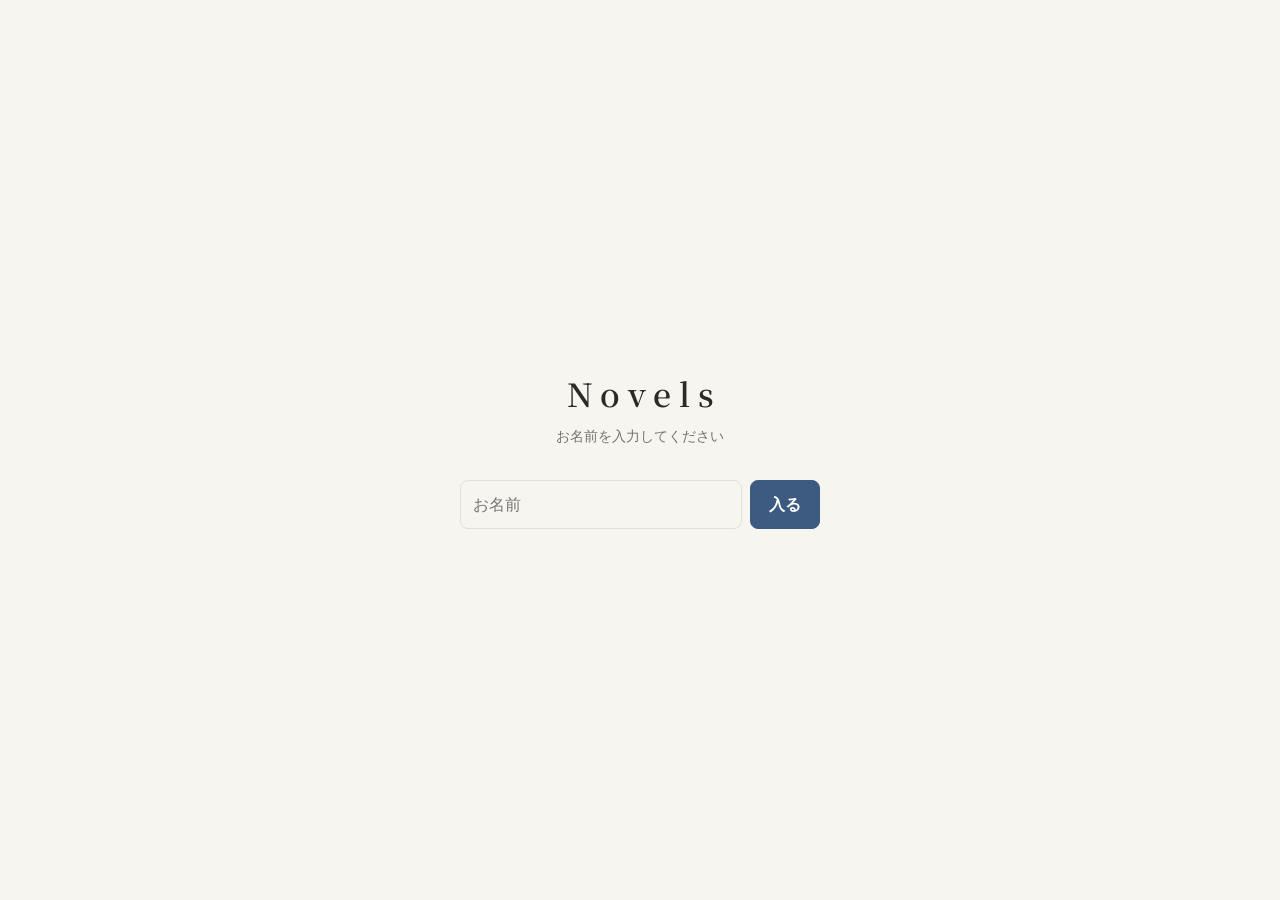
<file: index.html>
<!doctype html>
<html lang="ja">
<head>
<meta charset="utf-8">
<meta name="viewport" content="width=device-width,initial-scale=1">
<meta name="robots" content="noindex">
<title>Novels</title>
<link rel="preconnect" href="https://fonts.googleapis.com">
<link rel="preconnect" href="https://fonts.gstatic.com" crossorigin>
<link rel="stylesheet" href="https://fonts.googleapis.com/css2?family=Noto+Serif+JP:wght@500;600&display=swap">
<link rel="stylesheet" href="assets/common.css">
<style>
  .hero { min-height: 100vh; min-height: 100svh; display: flex; align-items: center; justify-content: center; padding: 24px 16px; }
  .gate { width: 100%; max-width: 360px; text-align: center; }
  .gate h1 { font-size: 2rem; letter-spacing: .25em; margin: 0 0 8px; padding-left: .25em; }
  .gate p { margin: 0 0 32px; }
  .gate form { display: flex; gap: 8px; }
  .gate input { flex: 1; min-width: 0; }
</style>
</head>
<body>
<main class="hero">
  <div class="gate">
    <h1>Novels</h1>
    <p class="muted">お名前を入力してください</p>
    <form id="gate">
      <input id="name" type="text" autocomplete="username" placeholder="お名前" aria-label="お名前" required>
      <button class="btn" type="submit">入る</button>
    </form>
  </div>
</main>
<script src="assets/crypto.js"></script>
<script>
  'use strict';
  document.getElementById('gate').addEventListener('submit', e => {
    e.preventDefault();
    const raw = document.getElementById('name').value.trim();
    const name = NovelCrypto.normalizeName(raw);
    if (!name) return;

    let adminName = null;
    try { adminName = localStorage.getItem('novels.admin.name'); } catch (err) {}

    // 管理者名は管理者のブラウザにだけ保存されているので、他の端末では閲覧者扱いになる
    if (adminName && adminName === name) {
      try { sessionStorage.setItem('novels.admin.handoff', raw); } catch (err) {}
      location.href = 'admin.html';
      return;
    }
    try { sessionStorage.setItem('novels.viewer.name', raw); } catch (err) {}
    location.href = 'viewer.html';
  });
</script>
</body>
</html>
</file>
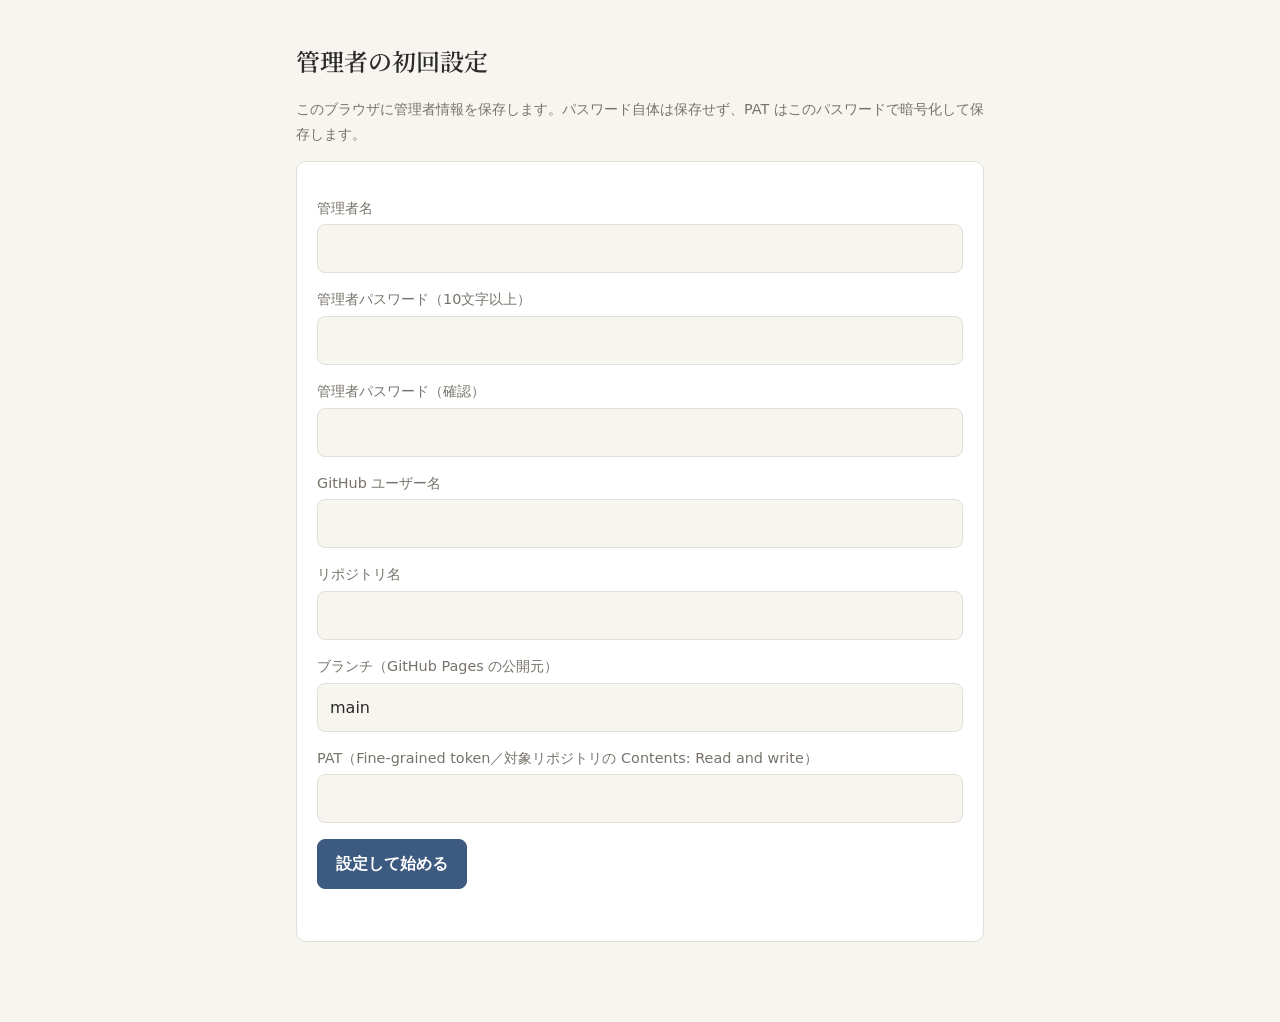
<file: admin.html>
<!doctype html>
<html lang="ja">
<head>
<meta charset="utf-8">
<meta name="viewport" content="width=device-width,initial-scale=1">
<meta name="robots" content="noindex">
<title>Novels 管理</title>
<link rel="preconnect" href="https://fonts.googleapis.com">
<link rel="preconnect" href="https://fonts.gstatic.com" crossorigin>
<link rel="stylesheet" href="https://fonts.googleapis.com/css2?family=Noto+Serif+JP:wght@400;600&display=swap">
<link rel="stylesheet" href="assets/common.css">
<style>
  .topbar { display: flex; justify-content: space-between; align-items: center; gap: 8px; flex-wrap: wrap; }
  .tabs { display: flex; gap: 4px; border-bottom: 1px solid var(--line); margin: 16px 0 20px; }
  .tabs button { background: none; border: 0; border-bottom: 2px solid transparent; padding: 10px 14px; font: inherit; color: var(--muted); cursor: pointer; }
  .tabs button.active { color: var(--text); border-bottom-color: var(--accent); font-weight: 600; }
  .section { margin-top: 20px; }
  .pill { font-size: .75rem; color: var(--muted); border: 1px solid var(--line); border-radius: 999px; padding: 1px 8px; overflow-wrap: anywhere; }
  .thumbs { display: grid; grid-template-columns: repeat(auto-fill, minmax(120px, 1fr)); gap: 8px; margin-top: 8px; }
  .thumb { border: 1px solid var(--line); border-radius: 8px; padding: 6px; font-size: .8rem; background: var(--bg); }
  .thumb img { width: 100%; height: 90px; object-fit: cover; border-radius: 4px; display: block; }
  .thumb .row { margin-top: 4px; gap: 4px; }
  .checks { max-height: 260px; overflow: auto; border: 1px solid var(--line); border-radius: 8px; padding: 6px 12px; background: var(--bg); }
  .panel { flex-basis: 100%; padding: 12px; border: 1px dashed var(--line); border-radius: 8px; }
  .status { position: fixed; left: 50%; bottom: 16px; transform: translateX(-50%); z-index: 10; background: var(--text); color: var(--bg); padding: 10px 16px; border-radius: 8px; font-size: .9rem; width: max-content; max-width: calc(100% - 32px); box-shadow: 0 4px 16px rgba(0,0,0,.2); }
  .status.error { background: var(--danger); color: #fff; }
  .status.ok { background: var(--ok); color: #fff; }
  h2.sub { margin: 0; font-size: 1.15rem; }
</style>
</head>
<body>
<div class="wrap">

  <!-- 初回設定 -->
  <section id="setupView" class="hidden">
    <h1>管理者の初回設定</h1>
    <p class="muted">このブラウザに管理者情報を保存します。パスワード自体は保存せず、PAT はこのパスワードで暗号化して保存します。</p>
    <form id="setupForm" class="card">
      <label for="sName">管理者名</label>
      <input id="sName" type="text" autocomplete="username" required>
      <label for="sPass">管理者パスワード（10文字以上）</label>
      <input id="sPass" type="password" autocomplete="new-password" minlength="10" required>
      <label for="sPass2">管理者パスワード（確認）</label>
      <input id="sPass2" type="password" autocomplete="new-password" required>
      <label for="sOwner">GitHub ユーザー名</label>
      <input id="sOwner" type="text" autocapitalize="off" required>
      <label for="sRepo">リポジトリ名</label>
      <input id="sRepo" type="text" autocapitalize="off" required>
      <label for="sBranch">ブランチ（GitHub Pages の公開元）</label>
      <input id="sBranch" type="text" autocapitalize="off" value="main" required>
      <label for="sToken">PAT（Fine-grained token／対象リポジトリの Contents: Read and write）</label>
      <input id="sToken" type="password" autocomplete="off" required>
      <div class="row" style="margin-top:16px"><button class="btn" type="submit">設定して始める</button></div>
      <p id="setupMsg" class="msg"></p>
    </form>
  </section>

  <!-- ログイン -->
  <section id="loginView" class="hidden">
    <h1>管理者ログイン</h1>
    <form id="loginForm" class="card">
      <label for="lName">管理者名</label>
      <input id="lName" type="text" autocomplete="username" required>
      <label for="lPass">パスワード</label>
      <input id="lPass" type="password" autocomplete="current-password" required>
      <div class="row" style="margin-top:16px"><button class="btn" type="submit">ログイン</button></div>
      <p id="loginMsg" class="msg"></p>
    </form>
    <p class="muted section"><a href="#" id="resetLocal">このブラウザの管理者情報を消して、初回設定からやり直す</a></p>
  </section>

  <!-- 管理画面 -->
  <section id="mainView" class="hidden">
    <div class="topbar">
      <h1 style="margin:0">管理</h1>
      <div class="row"><span id="repoLabel" class="pill"></span><button id="logout" class="btn ghost small" type="button">ログアウト</button></div>
    </div>
    <nav class="tabs">
      <button type="button" data-tab="articles" class="active">記事</button>
      <button type="button" data-tab="viewers">閲覧者</button>
      <button type="button" data-tab="settings">設定</button>
    </nav>

    <div id="tab-articles">
      <div id="articleListPane">
        <div class="row" style="justify-content:space-between">
          <h2 class="sub">記事一覧</h2>
          <button id="newArticle" class="btn small" type="button">＋ 新規記事</button>
        </div>
        <ul id="articleList" class="list card section"></ul>
      </div>

      <form id="editor" class="card hidden">
        <h2 id="editorHeading" class="sub">新規記事</h2>
        <label for="eTitle">タイトル</label>
        <input id="eTitle" type="text" required>
        <label for="eBody">本文</label>
        <textarea id="eBody"></textarea>
        <label for="eImages">画像 <span class="muted">— 本文に [[画像1]] と書くとその位置に表示。書かなかった画像は末尾に表示</span></label>
        <input id="eImages" type="file" accept="image/*" multiple>
        <div id="thumbs" class="thumbs"></div>
        <label>この記事を見せる閲覧者</label>
        <div id="eViewers" class="checks"></div>
        <p id="eSize" class="muted"></p>
        <div class="row" style="margin-top:16px">
          <button class="btn" type="submit">暗号化して保存</button>
          <button id="cancelEdit" class="btn ghost" type="button">キャンセル</button>
        </div>
      </form>
    </div>

    <div id="tab-viewers" class="hidden">
      <form id="addViewer" class="card">
        <h2 class="sub">閲覧者を追加</h2>
        <label for="vName">閲覧者名</label>
        <input id="vName" type="text" autocomplete="off" required>
        <label for="vPass">閲覧者パスワード（8文字以上）</label>
        <input id="vPass" type="password" autocomplete="new-password" minlength="8" required>
        <label for="vPass2">閲覧者パスワード（確認）</label>
        <input id="vPass2" type="password" autocomplete="new-password" required>
        <div class="row" style="margin-top:16px"><button class="btn" type="submit">追加</button></div>
      </form>
      <ul id="viewerList" class="list card section"></ul>
    </div>

    <div id="tab-settings" class="hidden">
      <form id="repoForm" class="card">
        <h2 class="sub">保存先</h2>
        <label for="rOwner">GitHub ユーザー名</label>
        <input id="rOwner" type="text" autocapitalize="off" required>
        <label for="rRepo">リポジトリ名</label>
        <input id="rRepo" type="text" autocapitalize="off" required>
        <label for="rBranch">ブランチ</label>
        <input id="rBranch" type="text" autocapitalize="off" required>
        <label for="rToken">新しい PAT（変更しない場合は空欄）</label>
        <input id="rToken" type="password" autocomplete="off">
        <div class="row" style="margin-top:16px"><button class="btn" type="submit">保存</button></div>
      </form>

      <form id="adminPassForm" class="card section">
        <h2 class="sub">管理者パスワードの変更</h2>
        <label for="pNew">新しいパスワード（10文字以上）</label>
        <input id="pNew" type="password" autocomplete="new-password" minlength="10" required>
        <label for="pNew2">新しいパスワード（確認）</label>
        <input id="pNew2" type="password" autocomplete="new-password" required>
        <div class="row" style="margin-top:16px"><button class="btn" type="submit">変更</button></div>
      </form>

      <div class="card section">
        <h2 class="sub">このブラウザ</h2>
        <p class="muted">保存した内容が公開ページに反映されるまで、数分かかることがあります。</p>
        <button id="forget" class="btn danger" type="button">このブラウザの管理者情報を消す</button>
      </div>
    </div>
  </section>

</div>
<div id="status" class="status hidden" role="status" aria-live="polite"></div>

<script src="assets/crypto.js"></script>
<script>
'use strict';
const C = NovelCrypto;
const $ = id => document.getElementById(id);

const LS_NAME = 'novels.admin.name';
const LS_TOKEN = 'novels.admin.token';
const LS_REPO = 'novels.admin.repo';
const ADMIN_PATH = 'data/admin.enc';
const viewerPath = id => `data/viewers/${id}.enc`;
const articlePath = id => `data/articles/${id}.enc`;
// コミットメッセージにタイトルや名前を書くと公開されてしまうので固定文にする
const COMMIT_MESSAGE = 'Update encrypted data';
const MAX_IMAGE_SIDE = 1600;

let session = null; // { password, token, repo, gh }
let db = null;      // 管理データ（data/admin.enc の中身）
let editor = null;  // 編集中の記事 { id, images, snapshot }
let busy = false;

/* ---------- 小物 ---------- */

function lsGet(k) { try { return localStorage.getItem(k); } catch (e) { return null; } }
function lsSet(k, v) { try { localStorage.setItem(k, v); return true; } catch (e) { return false; } }
function lsDel(k) { try { localStorage.removeItem(k); } catch (e) {} }

function el(tag, props, ...children) {
  const node = document.createElement(tag);
  Object.assign(node, props || {});
  for (const c of children) node.append(c);
  return node;
}

function showView(id) {
  for (const v of ['setupView', 'loginView', 'mainView']) $(v).classList.toggle('hidden', v !== id);
}

function setMsg(node, text, kind) {
  node.textContent = text;
  node.className = 'msg' + (kind ? ' ' + kind : '');
}

let statusTimer = null;
function status(text, kind, sticky) {
  const s = $('status');
  s.textContent = text;
  s.className = 'status' + (kind ? ' ' + kind : '');
  clearTimeout(statusTimer);
  if (!sticky) statusTimer = setTimeout(() => s.classList.add('hidden'), kind === 'error' ? 8000 : 3500);
}

function fmtDate(iso) {
  const d = new Date(iso);
  return isNaN(d) ? '' : d.toLocaleString('ja-JP', { year: 'numeric', month: '2-digit', day: '2-digit', hour: '2-digit', minute: '2-digit' });
}

function fmtSize(bytes) {
  return bytes >= 1048576 ? (bytes / 1048576).toFixed(1) + ' MB' : Math.ceil(bytes / 1024) + ' KB';
}

function submitButton(form) {
  return form.querySelector('button[type=submit]');
}

/* ---------- GitHub API ---------- */

async function apiError(res) {
  let detail = '';
  try { detail = (await res.json()).message || ''; } catch (e) {}
  const known = {
    401: 'PAT が無効か、期限切れです',
    403: 'PAT にこの操作の権限がありません',
    404: 'リポジトリかブランチが見つかりません（PAT の対象リポジトリも確認してください）',
    409: 'リポジトリが空か、更新が競合しました',
    422: 'GitHub が更新を受け付けませんでした。ページを再読み込みしてやり直してください',
  };
  return new Error((known[res.status] || 'GitHub API エラー') + `（HTTP ${res.status}${detail ? ': ' + detail : ''}）`);
}

class GitHub {
  constructor(token, repo) {
    this.token = token;
    this.repo = repo;
    this.base = `/repos/${encodeURIComponent(repo.owner)}/${encodeURIComponent(repo.repo)}`;
    this.branchPath = repo.branch.split('/').map(encodeURIComponent).join('/');
  }

  request(method, path, body, accept) {
    const headers = {
      Authorization: 'Bearer ' + this.token,
      Accept: accept || 'application/vnd.github+json',
      'X-GitHub-Api-Version': '2022-11-28',
    };
    if (body) headers['Content-Type'] = 'application/json';
    return fetch('https://api.github.com' + path, {
      method, headers, cache: 'no-store', body: body ? JSON.stringify(body) : undefined,
    });
  }

  async json(method, path, body) {
    const res = await this.request(method, path, body);
    if (!res.ok) throw await apiError(res);
    return res.json();
  }

  // 接続確認: リポジトリとブランチが存在し、PAT で読めること
  async check() {
    await this.json('GET', this.base);
    await this.json('GET', `${this.base}/git/ref/heads/${this.branchPath}`);
  }

  // ファイルを読む。無ければ null
  async readText(path) {
    const p = path.split('/').map(encodeURIComponent).join('/');
    const res = await this.request('GET', `${this.base}/contents/${p}?ref=${encodeURIComponent(this.repo.branch)}`, null, 'application/vnd.github.raw+json');
    if (res.status === 404) return null;
    if (!res.ok) throw await apiError(res);
    return res.text();
  }

  // 複数ファイルの追加・更新・削除を 1 コミットで行う（content が null なら削除）
  async commit(files, message) {
    const ref = await this.json('GET', `${this.base}/git/ref/heads/${this.branchPath}`);
    const parent = await this.json('GET', `${this.base}/git/commits/${ref.object.sha}`);
    const tree = [];
    for (const f of files) {
      if (f.content === null) {
        tree.push({ path: f.path, mode: '100644', type: 'blob', sha: null });
      } else {
        const blob = await this.json('POST', `${this.base}/git/blobs`, { content: f.content, encoding: 'utf-8' });
        tree.push({ path: f.path, mode: '100644', type: 'blob', sha: blob.sha });
      }
    }
    const newTree = await this.json('POST', `${this.base}/git/trees`, { base_tree: parent.tree.sha, tree });
    const commit = await this.json('POST', `${this.base}/git/commits`, { message, tree: newTree.sha, parents: [ref.object.sha] });
    await this.json('PATCH', `${this.base}/git/refs/heads/${this.branchPath}`, { sha: commit.sha });
  }
}

/* ---------- データの読み書き ---------- */

function emptyDb() {
  return { v: 1, salt: C.newSalt(), viewers: [], articles: [] };
}

async function loadDb(gh, password) {
  const text = await gh.readText(ADMIN_PATH);
  if (text === null) return emptyDb();
  try {
    return await C.decryptWithPassword(text, password);
  } catch (err) {
    if (err.name === 'DecryptError') {
      throw new Error('リポジトリ上の管理データ（data/admin.enc）をこのパスワードで開けませんでした。以前に使った管理者パスワードを入力してください。');
    }
    throw err;
  }
}

function manifestFor(v) {
  const articles = v.articles
    .map(id => db.articles.find(a => a.id === id))
    .filter(Boolean)
    .sort((a, b) => b.updatedAt.localeCompare(a.updatedAt))
    .map(a => ({ id: a.id, title: a.title, key: a.key, createdAt: a.createdAt, updatedAt: a.updatedAt }));
  return { v: 1, name: v.name, articles };
}

// plan: { put: [{path, content}], del: [path], viewers: [viewerId] }
// 指定された閲覧者の本棚ファイルと管理データを作り直し、まとめて 1 コミットで保存する
async function commitPlan(plan) {
  const files = [...(plan.put || [])];
  for (const id of new Set(plan.viewers || [])) {
    const v = db.viewers.find(x => x.id === id);
    if (v) files.push({ path: viewerPath(v.id), content: await C.encryptWithPassword(manifestFor(v), v.password, v.salt) });
  }
  for (const p of plan.del || []) files.push({ path: p, content: null });
  files.push({ path: ADMIN_PATH, content: await C.encryptWithPassword(db, session.password, db.salt) });
  await session.gh.commit(files, COMMIT_MESSAGE);
}

// db を書き換えて保存する。失敗したら db を元に戻す
async function mutate(work) {
  if (busy) {
    status('前の処理が終わるまでお待ちください', 'error');
    return false;
  }
  busy = true;
  setBusy(true);
  const backup = structuredClone(db);
  try {
    status('暗号化しています…', null, true);
    const plan = await work();
    status('GitHub に保存しています…', null, true);
    await commitPlan(plan);
    status('保存しました（公開ページへの反映には数分かかることがあります）', 'ok');
    return true;
  } catch (err) {
    db = backup;
    console.error(err);
    status(err.message, 'error');
    return false;
  } finally {
    busy = false;
    setBusy(false);
    renderAll();
  }
}

function setBusy(on) {
  document.querySelectorAll('#mainView button').forEach(b => { b.disabled = on; });
}

/* ---------- 初回設定・ログイン ---------- */

function guessRepo() {
  const host = location.hostname;
  if (!host.endsWith('.github.io')) return { owner: '', repo: '' };
  const owner = host.slice(0, -'.github.io'.length);
  const first = location.pathname.split('/').filter(Boolean)[0];
  return { owner, repo: first && !first.endsWith('.html') ? first : host };
}

function startSession(s, loaded) {
  session = s;
  db = loaded;
  $('repoLabel').textContent = `${s.repo.owner}/${s.repo.repo}（${s.repo.branch}）`;
  $('rOwner').value = s.repo.owner;
  $('rRepo').value = s.repo.repo;
  $('rBranch').value = s.repo.branch;
  showView('mainView');
  renderAll();
}

$('setupForm').addEventListener('submit', async e => {
  e.preventDefault();
  const msg = $('setupMsg');
  const name = C.normalizeName($('sName').value);
  const password = $('sPass').value;
  const token = $('sToken').value.trim();
  const repo = { owner: $('sOwner').value.trim(), repo: $('sRepo').value.trim(), branch: $('sBranch').value.trim() || 'main' };
  if (!name) return setMsg(msg, '管理者名を入力してください', 'error');
  if (password.length < 10) return setMsg(msg, 'パスワードは10文字以上にしてください', 'error');
  if (password !== $('sPass2').value) return setMsg(msg, '確認用のパスワードが一致しません', 'error');

  const btn = submitButton(e.target);
  btn.disabled = true;
  try {
    setMsg(msg, 'GitHub に接続しています…');
    const gh = new GitHub(token, repo);
    await gh.check();
    setMsg(msg, '既存のデータを確認しています…');
    const loaded = await loadDb(gh, password);
    const tokenBlob = await C.encryptWithPassword({ token }, password);
    if (!(lsSet(LS_NAME, name) && lsSet(LS_REPO, JSON.stringify(repo)) && lsSet(LS_TOKEN, tokenBlob))) {
      throw new Error('このブラウザに保存できませんでした（プライベートモードでは保存できない場合があります）');
    }
    $('sPass').value = $('sPass2').value = $('sToken').value = '';
    setMsg(msg, '');
    startSession({ password, token, repo, gh }, loaded);
  } catch (err) {
    setMsg(msg, err.message, 'error');
  } finally {
    btn.disabled = false;
  }
});

$('loginForm').addEventListener('submit', async e => {
  e.preventDefault();
  const msg = $('loginMsg');
  const password = $('lPass').value;
  const btn = submitButton(e.target);
  btn.disabled = true;
  try {
    setMsg(msg, '確認しています…');
    let saved;
    try {
      if (C.normalizeName($('lName').value) !== lsGet(LS_NAME)) throw new C.DecryptError();
      saved = await C.decryptWithPassword(lsGet(LS_TOKEN), password);
    } catch (err) {
      if (err.name === 'DecryptError') throw new Error('管理者名またはパスワードが違います');
      throw err;
    }
    const repo = JSON.parse(lsGet(LS_REPO));
    const gh = new GitHub(saved.token, repo);
    setMsg(msg, 'データを読み込んでいます…');
    const loaded = await loadDb(gh, password);
    $('lPass').value = '';
    setMsg(msg, '');
    startSession({ password, token: saved.token, repo, gh }, loaded);
  } catch (err) {
    setMsg(msg, err.message, 'error');
  } finally {
    btn.disabled = false;
  }
});

function forgetLocal() {
  if (!confirm('このブラウザに保存した管理者情報（管理者名・暗号化した PAT・保存先）を消します。GitHub 上のデータは消えません。よろしいですか？')) return;
  lsDel(LS_NAME);
  lsDel(LS_TOKEN);
  lsDel(LS_REPO);
  location.reload();
}

$('resetLocal').addEventListener('click', e => { e.preventDefault(); forgetLocal(); });
$('forget').addEventListener('click', forgetLocal);
$('logout').addEventListener('click', () => location.reload());

document.querySelectorAll('.tabs button').forEach(b => b.addEventListener('click', () => {
  document.querySelectorAll('.tabs button').forEach(x => x.classList.toggle('active', x === b));
  for (const t of ['articles', 'viewers', 'settings']) $('tab-' + t).classList.toggle('hidden', t !== b.dataset.tab);
}));

/* ---------- 記事 ---------- */

function renderAll() {
  if (!db) return;
  renderArticles();
  renderViewers();
}

function viewersOf(articleId) {
  return db.viewers.filter(v => v.articles.includes(articleId));
}

function renderArticles() {
  const ul = $('articleList');
  ul.replaceChildren();
  if (!db.articles.length) {
    ul.append(el('li', { className: 'muted', textContent: 'まだ記事がありません。' }));
    return;
  }
  for (const a of [...db.articles].sort((x, y) => y.updatedAt.localeCompare(x.updatedAt))) {
    const names = viewersOf(a.id).map(v => v.name);
    ul.append(el('li', {},
      el('div', { className: 'grow' },
        el('div', { className: 'title-line', textContent: a.title }),
        el('div', { className: 'muted', textContent: `${fmtDate(a.updatedAt)} ・ ${names.length ? names.join('、') : '閲覧者なし'}` })),
      el('div', { className: 'row' },
        el('button', { type: 'button', className: 'btn ghost small', textContent: '編集', onclick: () => editArticle(a) }),
        el('button', { type: 'button', className: 'btn danger small', textContent: '削除', onclick: () => deleteArticle(a) }))));
  }
}

function editorSnapshot() {
  return JSON.stringify([$('eTitle').value, $('eBody').value, editor.images.length]);
}

function openEditor(article, content) {
  editor = { id: article ? article.id : null, images: content ? (content.images || []).slice() : [] };
  $('editorHeading').textContent = article ? '記事を編集' : '新規記事';
  $('eTitle').value = content ? content.title : '';
  $('eBody').value = content ? content.body : '';
  $('eImages').value = '';
  renderViewerChecks(article);
  renderThumbs();
  editor.snapshot = editorSnapshot();
  $('articleListPane').classList.add('hidden');
  $('editor').classList.remove('hidden');
  window.scrollTo(0, 0);
  $('eTitle').focus();
}

function closeEditor() {
  editor = null;
  $('editor').classList.add('hidden');
  $('articleListPane').classList.remove('hidden');
}

async function editArticle(a) {
  if (busy) return;
  status('記事を読み込んでいます…', null, true);
  try {
    const text = await session.gh.readText(articlePath(a.id));
    if (text === null) throw new Error('記事ファイルが見つかりません');
    const content = await C.decryptWithKey(text, a.key);
    $('status').classList.add('hidden');
    openEditor(a, content);
  } catch (err) {
    status(err.name === 'DecryptError' ? '記事を復号できませんでした' : err.message, 'error');
  }
}

function renderViewerChecks(article) {
  const box = $('eViewers');
  box.replaceChildren();
  if (!db.viewers.length) {
    box.append(el('p', { className: 'muted', textContent: '閲覧者がいません。「閲覧者」タブで追加してください。' }));
    return;
  }
  for (const v of db.viewers) {
    const cb = el('input', { type: 'checkbox', value: v.id, checked: !!article && v.articles.includes(article.id) });
    box.append(el('label', { className: 'check' }, cb, v.name));
  }
}

function insertAtCursor(textarea, text) {
  textarea.focus();
  textarea.setRangeText(text, textarea.selectionStart, textarea.selectionEnd, 'end');
  updateSize();
}

function removeImage(index) {
  if (!confirm(`画像${index + 1} を削除しますか？（本文中の [[画像${index + 1}]] も消え、後ろの番号は詰められます）`)) return;
  editor.images.splice(index, 1);
  $('eBody').value = $('eBody').value.replace(/\[\[画像(\d+)\]\]/g, (m, n) => {
    n = Number(n);
    if (n === index + 1) return '';
    return n > index + 1 ? `[[画像${n - 1}]]` : m;
  });
  renderThumbs();
}

function renderThumbs() {
  const box = $('thumbs');
  box.replaceChildren();
  editor.images.forEach((img, i) => {
    const marker = `[[画像${i + 1}]]`;
    box.append(el('div', { className: 'thumb' },
      el('img', { src: img.data, alt: '' }),
      el('div', { textContent: marker }),
      el('div', { className: 'row' },
        el('button', { type: 'button', className: 'btn ghost small', textContent: '挿入', onclick: () => insertAtCursor($('eBody'), marker) }),
        el('button', { type: 'button', className: 'btn danger small', textContent: '削除', onclick: () => removeImage(i) }))));
  });
  updateSize();
}

function updateSize() {
  if (!editor) return;
  const plain = ($('eTitle').value.length + $('eBody').value.length) * 3 + editor.images.reduce((n, img) => n + img.data.length, 0);
  const estimate = plain * 4 / 3;
  $('eSize').textContent = `暗号化後のおおよそのサイズ: ${fmtSize(estimate)}` + (estimate > 50 * 1048576 ? '（大きすぎます。画像を減らしてください）' : '');
}

function readDataURL(blob) {
  return new Promise((resolve, reject) => {
    const r = new FileReader();
    r.onload = () => resolve(r.result);
    r.onerror = () => reject(r.error);
    r.readAsDataURL(blob);
  });
}

// 大きな画像は長辺 1600px に縮小する（GIF はアニメーションを保つためそのまま）
async function loadImage(file) {
  const data = await readDataURL(file);
  if (file.type === 'image/gif') return { name: file.name, type: file.type, data };
  const img = await new Promise((resolve, reject) => {
    const i = new Image();
    i.onload = () => resolve(i);
    i.onerror = () => reject(new Error('画像を読み込めませんでした: ' + file.name));
    i.src = data;
  });
  const scale = Math.min(1, MAX_IMAGE_SIDE / Math.max(img.naturalWidth, img.naturalHeight));
  const keep = ['image/png', 'image/jpeg', 'image/webp'].includes(file.type);
  if (keep && scale === 1 && file.size <= 1048576) return { name: file.name, type: file.type, data };
  const canvas = document.createElement('canvas');
  canvas.width = Math.round(img.naturalWidth * scale);
  canvas.height = Math.round(img.naturalHeight * scale);
  canvas.getContext('2d').drawImage(img, 0, 0, canvas.width, canvas.height);
  const type = file.type === 'image/png' ? 'image/png' : 'image/jpeg';
  return { name: file.name, type, data: canvas.toDataURL(type, 0.85) };
}

$('eImages').addEventListener('change', async e => {
  const files = [...e.target.files];
  e.target.value = '';
  for (const f of files) {
    try {
      editor.images.push(await loadImage(f));
    } catch (err) {
      status(err.message, 'error');
    }
  }
  renderThumbs();
});

$('eTitle').addEventListener('input', updateSize);
$('eBody').addEventListener('input', updateSize);

$('newArticle').addEventListener('click', () => openEditor(null, null));

$('cancelEdit').addEventListener('click', () => {
  if (editorSnapshot() !== editor.snapshot && !confirm('編集内容を破棄しますか？')) return;
  closeEditor();
});

$('editor').addEventListener('submit', async e => {
  e.preventDefault();
  const title = $('eTitle').value.trim();
  if (!title) return status('タイトルを入力してください', 'error');
  const body = $('eBody').value;
  const images = editor.images.slice();
  const selected = new Set([...$('eViewers').querySelectorAll('input:checked')].map(i => i.value));
  const id = editor.id;

  const ok = await mutate(async () => {
    const now = new Date().toISOString();
    let a = id && db.articles.find(x => x.id === id);
    if (!a) {
      a = { id: C.randomHex(8), createdAt: now };
      db.articles.push(a);
    }
    a.title = title;
    a.updatedAt = now;
    // 保存のたびに鍵を作り直す。閲覧者から外された人は、以後の内容を復号できない
    a.key = C.newKey();
    const affected = [];
    for (const v of db.viewers) {
      const had = v.articles.includes(a.id);
      const want = selected.has(v.id);
      if (want && !had) v.articles.push(a.id);
      if (!want && had) v.articles = v.articles.filter(x => x !== a.id);
      if (had || want) affected.push(v.id);
    }
    const content = await C.encryptWithKey({ title, body, images, createdAt: a.createdAt, updatedAt: now }, a.key);
    return { put: [{ path: articlePath(a.id), content }], viewers: affected };
  });
  if (ok) closeEditor();
});

async function deleteArticle(a) {
  if (!confirm(`「${a.title}」を削除しますか？`)) return;
  await mutate(async () => {
    const affected = viewersOf(a.id).map(v => v.id);
    db.articles = db.articles.filter(x => x.id !== a.id);
    for (const v of db.viewers) v.articles = v.articles.filter(x => x !== a.id);
    return { del: [articlePath(a.id)], viewers: affected };
  });
}

/* ---------- 閲覧者 ---------- */

let openPanelId = null;

function renderViewers() {
  const ul = $('viewerList');
  ul.replaceChildren();
  if (!db.viewers.length) {
    ul.append(el('li', { className: 'muted', textContent: 'まだ閲覧者がいません。' }));
    return;
  }
  for (const v of [...db.viewers].sort((x, y) => x.name.localeCompare(y.name, 'ja'))) {
    const li = el('li', {},
      el('div', { className: 'grow' },
        el('div', { className: 'title-line', textContent: v.name }),
        el('div', { className: 'muted', textContent: `表示する記事 ${v.articles.length} 件` })),
      el('div', { className: 'row' },
        el('button', { type: 'button', className: 'btn ghost small', textContent: '表示記事', onclick: () => togglePanel(v, 'articles') }),
        el('button', { type: 'button', className: 'btn ghost small', textContent: 'パスワード', onclick: () => togglePanel(v, 'password') }),
        el('button', { type: 'button', className: 'btn danger small', textContent: '削除', onclick: () => deleteViewer(v) })));
    if (openPanelId === v.id + ':articles') li.append(articlesPanel(v));
    if (openPanelId === v.id + ':password') li.append(passwordPanel(v));
    ul.append(li);
  }
}

function togglePanel(v, kind) {
  const id = v.id + ':' + kind;
  openPanelId = openPanelId === id ? null : id;
  renderViewers();
}

function articlesPanel(v) {
  const box = el('div', { className: 'checks' });
  if (!db.articles.length) box.append(el('p', { className: 'muted', textContent: '記事がありません。' }));
  for (const a of [...db.articles].sort((x, y) => y.updatedAt.localeCompare(x.updatedAt))) {
    const cb = el('input', { type: 'checkbox', value: a.id, checked: v.articles.includes(a.id) });
    box.append(el('label', { className: 'check' }, cb, a.title));
  }
  const save = async () => {
    const selected = [...box.querySelectorAll('input:checked')].map(i => i.value);
    const ok = await mutate(async () => {
      db.viewers.find(x => x.id === v.id).articles = selected;
      return { viewers: [v.id] };
    });
    if (ok) { openPanelId = null; renderViewers(); }
  };
  return el('div', { className: 'panel' },
    el('div', { className: 'muted', textContent: `${v.name} さんに見せる記事` }),
    box,
    el('div', { className: 'row', style: 'margin-top:12px' },
      el('button', { type: 'button', className: 'btn small', textContent: '保存', onclick: save }),
      el('button', { type: 'button', className: 'btn ghost small', textContent: '閉じる', onclick: () => togglePanel(v, 'articles') })));
}

function passwordPanel(v) {
  const p1 = el('input', { type: 'password', autocomplete: 'new-password', placeholder: '新しいパスワード（8文字以上）' });
  const p2 = el('input', { type: 'password', autocomplete: 'new-password', placeholder: '確認' });
  const save = async () => {
    if (p1.value.length < 8) return status('パスワードは8文字以上にしてください', 'error');
    if (p1.value !== p2.value) return status('確認用のパスワードが一致しません', 'error');
    const password = p1.value;
    const ok = await mutate(async () => {
      const target = db.viewers.find(x => x.id === v.id);
      target.password = password;
      target.salt = C.newSalt();
      return { viewers: [v.id] };
    });
    if (ok) { openPanelId = null; renderViewers(); }
  };
  return el('div', { className: 'panel' },
    el('div', { className: 'muted', textContent: `${v.name} さんの現在のパスワード: ${v.password}` }),
    el('div', { style: 'display:grid;gap:8px;margin-top:8px' }, p1, p2),
    el('div', { className: 'row', style: 'margin-top:12px' },
      el('button', { type: 'button', className: 'btn small', textContent: '変更', onclick: save }),
      el('button', { type: 'button', className: 'btn ghost small', textContent: '閉じる', onclick: () => togglePanel(v, 'password') })));
}

$('addViewer').addEventListener('submit', async e => {
  e.preventDefault();
  const name = $('vName').value.trim();
  const password = $('vPass').value;
  if (!C.normalizeName(name)) return status('閲覧者名を入力してください', 'error');
  if (C.normalizeName(name) === lsGet(LS_NAME)) return status('管理者名と同じ名前は使えません', 'error');
  if (password.length < 8) return status('パスワードは8文字以上にしてください', 'error');
  if (password !== $('vPass2').value) return status('確認用のパスワードが一致しません', 'error');
  const id = await C.viewerFileId(name);
  if (db.viewers.some(v => v.id === id)) return status('同じ名前の閲覧者がすでにいます', 'error');

  const ok = await mutate(async () => {
    db.viewers.push({ id, name, password, salt: C.newSalt(), articles: [] });
    return { viewers: [id] };
  });
  if (ok) e.target.reset();
});

async function deleteViewer(v) {
  if (!confirm(`閲覧者「${v.name}」を削除しますか？`)) return;
  await mutate(async () => {
    db.viewers = db.viewers.filter(x => x.id !== v.id);
    return { del: [viewerPath(v.id)] };
  });
}

/* ---------- 設定 ---------- */

$('repoForm').addEventListener('submit', async e => {
  e.preventDefault();
  if (busy) return;
  const repo = { owner: $('rOwner').value.trim(), repo: $('rRepo').value.trim(), branch: $('rBranch').value.trim() };
  const token = $('rToken').value.trim() || session.token;
  const btn = submitButton(e.target);
  btn.disabled = true;
  try {
    status('GitHub に接続しています…', null, true);
    const gh = new GitHub(token, repo);
    await gh.check();
    const loaded = await loadDb(gh, session.password);
    const tokenBlob = await C.encryptWithPassword({ token }, session.password);
    if (!(lsSet(LS_REPO, JSON.stringify(repo)) && lsSet(LS_TOKEN, tokenBlob))) throw new Error('このブラウザに保存できませんでした');
    $('rToken').value = '';
    startSession({ password: session.password, token, repo, gh }, loaded);
    status('保存先を更新しました', 'ok');
  } catch (err) {
    status(err.message, 'error');
  } finally {
    btn.disabled = false;
  }
});

$('adminPassForm').addEventListener('submit', async e => {
  e.preventDefault();
  const next = $('pNew').value;
  if (next.length < 10) return status('パスワードは10文字以上にしてください', 'error');
  if (next !== $('pNew2').value) return status('確認用のパスワードが一致しません', 'error');
  // 保存完了の表示直後に閉じられても困らないよう、PAT の再暗号化は先に済ませておく
  const tokenBlob = await C.encryptWithPassword({ token: session.token }, next);
  const previous = session.password;
  session.password = next;
  const ok = await mutate(async () => {
    db.salt = C.newSalt();
    return {};
  });
  if (!ok) {
    session.password = previous;
    return;
  }
  if (!lsSet(LS_TOKEN, tokenBlob)) status('このブラウザへの保存に失敗しました。設定画面で PAT を入れ直してください', 'error');
  e.target.reset();
});

/* ---------- 起動 ---------- */

if (lsGet(LS_NAME) && lsGet(LS_TOKEN) && lsGet(LS_REPO)) {
  showView('loginView');
  let handoff = null;
  try {
    handoff = sessionStorage.getItem('novels.admin.handoff');
    sessionStorage.removeItem('novels.admin.handoff');
  } catch (e) {}
  if (handoff) {
    $('lName').value = handoff;
    $('lPass').focus();
  } else {
    $('lName').focus();
  }
} else {
  const g = guessRepo();
  $('sOwner').value = g.owner;
  $('sRepo').value = g.repo;
  showView('setupView');
}
</script>
</body>
</html>
</file>
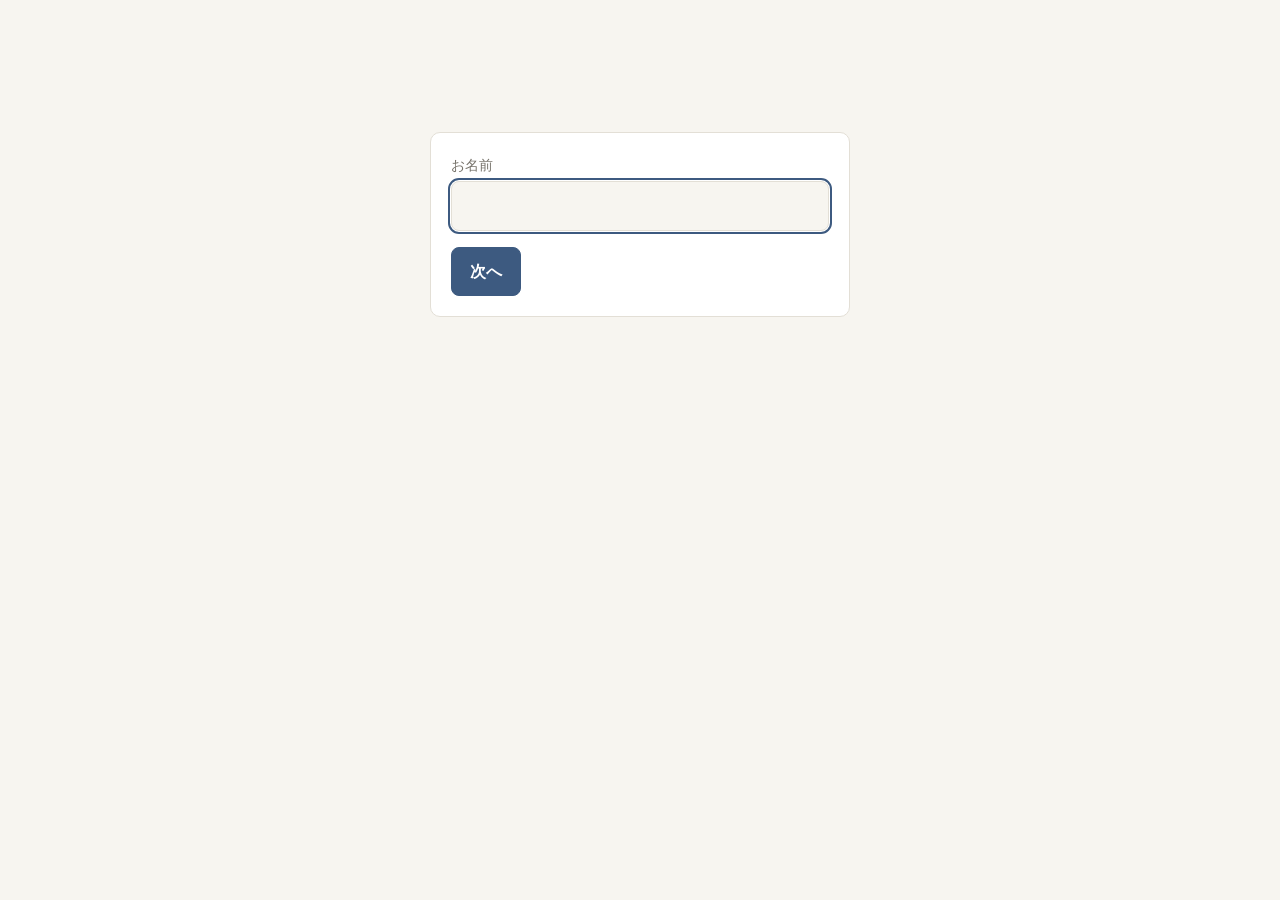
<file: viewer.html>
<!doctype html>
<html lang="ja">
<head>
<meta charset="utf-8">
<meta name="viewport" content="width=device-width,initial-scale=1">
<meta name="robots" content="noindex">
<title>Novels</title>
<link rel="preconnect" href="https://fonts.googleapis.com">
<link rel="preconnect" href="https://fonts.gstatic.com" crossorigin>
<link rel="stylesheet" href="https://fonts.googleapis.com/css2?family=Noto+Serif+JP:wght@400;600&display=swap">
<link rel="stylesheet" href="assets/common.css">
<style>
  .narrow { max-width: 420px; margin: 12vh auto 0; }
  .shelf-item { width: 100%; text-align: left; background: none; border: 0; padding: 0; font: inherit; color: inherit; cursor: pointer; }
  .shelf-item:hover .title-line { color: var(--accent); }
  .reader-bar { position: sticky; top: 0; z-index: 1; display: flex; justify-content: space-between; align-items: center; gap: 8px; padding: 8px 0; background: var(--bg); border-bottom: 1px solid var(--line); }
  .article h1 { font-size: 1.6rem; margin: 32px 0 4px; }
  .article .date { margin-bottom: 32px; }
  .body { font-family: var(--serif); font-size: 1.05rem; line-height: 2; white-space: pre-wrap; overflow-wrap: anywhere; }
  .body figure { margin: 24px 0; text-align: center; white-space: normal; }
  .body img { max-width: 100%; height: auto; border-radius: 4px; }
  .article.vertical .body { writing-mode: vertical-rl; height: 75vh; height: 75svh; overflow-x: auto; overflow-y: hidden; line-height: 1.9; }
  .article.vertical .body figure { margin: 0 24px; }
  .article.vertical .body img { max-width: none; max-height: 60vh; }
</style>
</head>
<body>
<div class="wrap">

  <section id="nameView" class="narrow hidden">
    <form id="nameForm" class="card">
      <label for="nameInput" style="margin-top:0">お名前</label>
      <input id="nameInput" type="text" autocomplete="username" required>
      <div class="row" style="margin-top:16px"><button class="btn" type="submit">次へ</button></div>
    </form>
  </section>

  <section id="passView" class="narrow hidden">
    <form id="passForm" class="card">
      <h1 style="margin:0 0 4px;font-size:1.3rem"><span id="who"></span> さん</h1>
      <label for="pass">パスワード</label>
      <input id="pass" type="password" autocomplete="current-password" required>
      <div class="row" style="margin-top:16px"><button id="unlock" class="btn" type="submit">復号する</button></div>
      <p id="passMsg" class="msg"></p>
    </form>
    <p class="muted" style="text-align:center"><a href="#" id="changeName">名前を入力し直す</a></p>
  </section>

  <section id="listView" class="hidden">
    <h1 style="font-size:1.4rem"><span id="who2"></span> さんの本棚</h1>
    <ul id="shelf" class="list card"></ul>
  </section>

  <section id="readView" class="hidden">
    <div class="reader-bar">
      <button id="back" class="btn ghost small" type="button">← 本棚へ</button>
      <button id="toggleVertical" class="btn ghost small" type="button">縦書き</button>
    </div>
    <article id="article" class="article">
      <h1 id="aTitle"></h1>
      <div id="aDate" class="muted date"></div>
      <div id="aBody" class="body"></div>
    </article>
    <p id="readMsg" class="msg"></p>
  </section>

</div>
<script src="assets/crypto.js"></script>
<script>
'use strict';
const C = NovelCrypto;
const $ = id => document.getElementById(id);
const VIEWS = ['nameView', 'passView', 'listView', 'readView'];
const IMAGE_SRC = /^data:image\/(png|jpeg|gif|webp|avif);base64,[A-Za-z0-9+/=]+$/;

let viewerName = null;
let manifestText = null;
let manifest = null;
let password = null; // 記事更新で鍵が変わった時に本棚を読み直すため、メモリ上にだけ保持
let vertical = false;
try { vertical = localStorage.getItem('novels.viewer.vertical') === '1'; } catch (e) {}

function show(id) {
  for (const v of VIEWS) $(v).classList.toggle('hidden', v !== id);
  window.scrollTo(0, 0);
}

function setMsg(el, text, kind) {
  el.textContent = text;
  el.className = 'msg' + (kind ? ' ' + kind : '');
}

function fmtDate(iso) {
  const d = new Date(iso);
  return isNaN(d) ? '' : d.toLocaleDateString('ja-JP', { year: 'numeric', month: 'long', day: 'numeric' });
}

async function fetchText(path) {
  // GitHub Pages のキャッシュを避けるためクエリを付ける
  const res = await fetch(path + '?t=' + Date.now(), { cache: 'no-store' });
  if (res.status === 404) return null;
  if (!res.ok) throw new Error('HTTP ' + res.status);
  return res.text();
}

async function start(name) {
  viewerName = name;
  manifest = null;
  manifestText = null;
  $('who').textContent = $('who2').textContent = name;
  $('pass').value = '';
  $('unlock').disabled = true;
  show('passView');
  setMsg($('passMsg'), '読み込んでいます…');
  try {
    manifestText = await fetchText('data/viewers/' + await C.viewerFileId(name) + '.enc');
  } catch (err) {
    setMsg($('passMsg'), 'データを読み込めませんでした（' + err.message + '）', 'error');
    return;
  }
  if (manifestText === null) {
    setMsg($('passMsg'), 'この名前は登録されていません。', 'error');
    return;
  }
  setMsg($('passMsg'), '');
  $('unlock').disabled = false;
  $('pass').focus();
}

$('nameForm').addEventListener('submit', e => {
  e.preventDefault();
  const name = $('nameInput').value.trim();
  if (!name) return;
  try { sessionStorage.setItem('novels.viewer.name', name); } catch (err) {}
  start(name);
});

$('changeName').addEventListener('click', e => {
  e.preventDefault();
  try { sessionStorage.removeItem('novels.viewer.name'); } catch (err) {}
  $('nameInput').value = viewerName || '';
  show('nameView');
  $('nameInput').focus();
});

$('passForm').addEventListener('submit', async e => {
  e.preventDefault();
  if (!manifestText) return;
  $('unlock').disabled = true;
  setMsg($('passMsg'), '復号しています…');
  try {
    manifest = await C.decryptWithPassword(manifestText, $('pass').value);
  } catch (err) {
    setMsg($('passMsg'), err.name === 'DecryptError' ? 'パスワードが違います。' : err.message, 'error');
    $('unlock').disabled = false;
    return;
  }
  password = $('pass').value;
  $('pass').value = '';
  setMsg($('passMsg'), '');
  renderShelf();
  show('listView');
});

function renderShelf() {
  const ul = $('shelf');
  ul.replaceChildren();
  const items = Array.isArray(manifest.articles) ? manifest.articles : [];
  if (!items.length) {
    const li = document.createElement('li');
    li.className = 'muted';
    li.textContent = 'まだ記事がありません。';
    ul.append(li);
    return;
  }
  for (const item of items) {
    const li = document.createElement('li');
    const btn = document.createElement('button');
    btn.type = 'button';
    btn.className = 'shelf-item';
    const t = document.createElement('div');
    t.className = 'title-line';
    t.textContent = item.title;
    const d = document.createElement('div');
    d.className = 'muted';
    d.textContent = fmtDate(item.updatedAt);
    btn.append(t, d);
    btn.addEventListener('click', () => {
      history.pushState({ read: item.id }, '');
      openArticle(item);
    });
    li.append(btn);
    ul.append(li);
  }
}

function renderBody(container, body, images) {
  container.replaceChildren();
  const valid = (images || []).map(img => (img && IMAGE_SRC.test(img.data) ? img : null));
  const used = new Set();
  const figure = img => {
    const f = document.createElement('figure');
    const el = document.createElement('img');
    el.src = img.data;
    el.alt = '';
    el.loading = 'lazy';
    f.append(el);
    return f;
  };
  const parts = String(body || '').split(/\[\[画像(\d+)\]\]/);
  parts.forEach((part, i) => {
    if (i % 2 === 0) {
      if (part) container.append(document.createTextNode(part));
      return;
    }
    const idx = Number(part) - 1;
    if (valid[idx]) {
      used.add(idx);
      container.append(figure(valid[idx]));
    }
  });
  valid.forEach((img, idx) => {
    if (img && !used.has(idx)) container.append(figure(img));
  });
}

async function openArticle(item) {
  show('readView');
  applyVertical();
  $('aTitle').textContent = item.title;
  $('aDate').textContent = fmtDate(item.updatedAt);
  $('aBody').replaceChildren();
  setMsg($('readMsg'), '読み込んでいます…');
  try {
    let a = await loadArticle(item);
    if (!a) {
      // 管理者が記事を更新すると鍵が変わるので、本棚を読み直してもう一度試す
      const fresh = await reloadManifest();
      const next = fresh && fresh.articles.find(x => x.id === item.id);
      a = next ? await loadArticle(next) : null;
    }
    if (!a) throw new Error('記事を開けませんでした。更新直後の場合は数分待ってから開き直してください。');
    $('aTitle').textContent = a.title;
    renderBody($('aBody'), a.body, a.images);
    setMsg($('readMsg'), '');
  } catch (err) {
    setMsg($('readMsg'), err.message, 'error');
  }
}

// 記事が無い・鍵が合わない場合は null を返す
async function loadArticle(item) {
  const text = await fetchText('data/articles/' + item.id + '.enc');
  if (text === null) return null;
  try {
    return await C.decryptWithKey(text, item.key);
  } catch (err) {
    if (err.name === 'DecryptError') return null;
    throw err;
  }
}

async function reloadManifest() {
  const text = await fetchText('data/viewers/' + await C.viewerFileId(viewerName) + '.enc');
  if (text === null) return null;
  try {
    manifest = await C.decryptWithPassword(text, password);
  } catch (err) {
    return null;
  }
  renderShelf();
  return manifest;
}

$('back').addEventListener('click', () => history.back());

window.addEventListener('popstate', () => {
  if (manifest) show('listView');
});

function applyVertical() {
  $('article').classList.toggle('vertical', vertical);
  $('toggleVertical').textContent = vertical ? '横書き' : '縦書き';
}

$('toggleVertical').addEventListener('click', () => {
  vertical = !vertical;
  applyVertical();
  try { localStorage.setItem('novels.viewer.vertical', vertical ? '1' : '0'); } catch (e) {}
});

let initialName = null;
try { initialName = sessionStorage.getItem('novels.viewer.name'); } catch (e) {}
if (initialName) {
  start(initialName);
} else {
  show('nameView');
  $('nameInput').focus();
}
</script>
</body>
</html>
</file>
<file: assets/common.css>
:root {
  --bg: #f7f5f0;
  --surface: #ffffff;
  --text: #2b2a27;
  --muted: #77736b;
  --line: #e3dfd6;
  --accent: #3d5a80;
  --accent-ink: #ffffff;
  --danger: #b4443a;
  --ok: #3f7d58;
  --radius: 10px;
  --serif: "Noto Serif JP", "Hiragino Mincho ProN", "Yu Mincho", serif;
  --sans: system-ui, -apple-system, "Hiragino Sans", "Noto Sans JP", sans-serif;
}

@media (prefers-color-scheme: dark) {
  :root {
    --bg: #1c1b19;
    --surface: #262522;
    --text: #e9e6df;
    --muted: #a29d93;
    --line: #3a3833;
    --accent: #8fb0d9;
    --accent-ink: #14202e;
    --danger: #e07a70;
    --ok: #7fc49a;
  }
}

* { box-sizing: border-box; }

body {
  margin: 0;
  background: var(--bg);
  color: var(--text);
  font-family: var(--sans);
  line-height: 1.7;
  -webkit-text-size-adjust: 100%;
}

a { color: var(--accent); }

.wrap { max-width: 720px; margin: 0 auto; padding: 24px 16px 80px; }

h1, h2, h3 { font-family: var(--serif); font-weight: 600; line-height: 1.4; }

.card {
  background: var(--surface);
  border: 1px solid var(--line);
  border-radius: var(--radius);
  padding: 20px;
}

label { display: block; font-size: .9rem; color: var(--muted); margin: 14px 0 4px; }

input[type=text], input[type=password], textarea {
  width: 100%;
  padding: 10px 12px;
  border: 1px solid var(--line);
  border-radius: 8px;
  background: var(--bg);
  color: var(--text);
  font: inherit;
}

textarea { min-height: 40vh; font-family: var(--serif); line-height: 1.9; resize: vertical; }

input:focus, textarea:focus { outline: 2px solid var(--accent); outline-offset: 1px; }

.btn {
  display: inline-flex;
  align-items: center;
  justify-content: center;
  gap: 6px;
  padding: 10px 18px;
  border-radius: 8px;
  border: 1px solid var(--accent);
  background: var(--accent);
  color: var(--accent-ink);
  font: inherit;
  font-weight: 600;
  cursor: pointer;
  white-space: nowrap;
}
.btn.ghost { background: transparent; color: var(--accent); }
.btn.danger { background: transparent; border-color: var(--danger); color: var(--danger); }
.btn.small { padding: 4px 10px; font-size: .85rem; font-weight: 500; }
.btn:disabled { opacity: .5; cursor: not-allowed; }

.row { display: flex; gap: 8px; flex-wrap: wrap; align-items: center; }
.muted { color: var(--muted); font-size: .9rem; }
.msg { margin: 12px 0 0; font-size: .9rem; min-height: 1.4em; }
.msg.error { color: var(--danger); }
.msg.ok { color: var(--ok); }
.hidden { display: none !important; }

.list { list-style: none; margin: 0; padding: 0; }
.list > li {
  display: flex;
  flex-wrap: wrap;
  gap: 8px 12px;
  align-items: center;
  justify-content: space-between;
  padding: 12px 0;
  border-bottom: 1px solid var(--line);
}
.list > li:last-child { border-bottom: 0; }
.grow { flex: 1; min-width: 0; }
.title-line { font-family: var(--serif); font-weight: 600; overflow-wrap: anywhere; }

.check { display: flex; align-items: center; gap: 8px; padding: 6px 0; margin: 0; color: var(--text); font-size: 1rem; }
</file>
